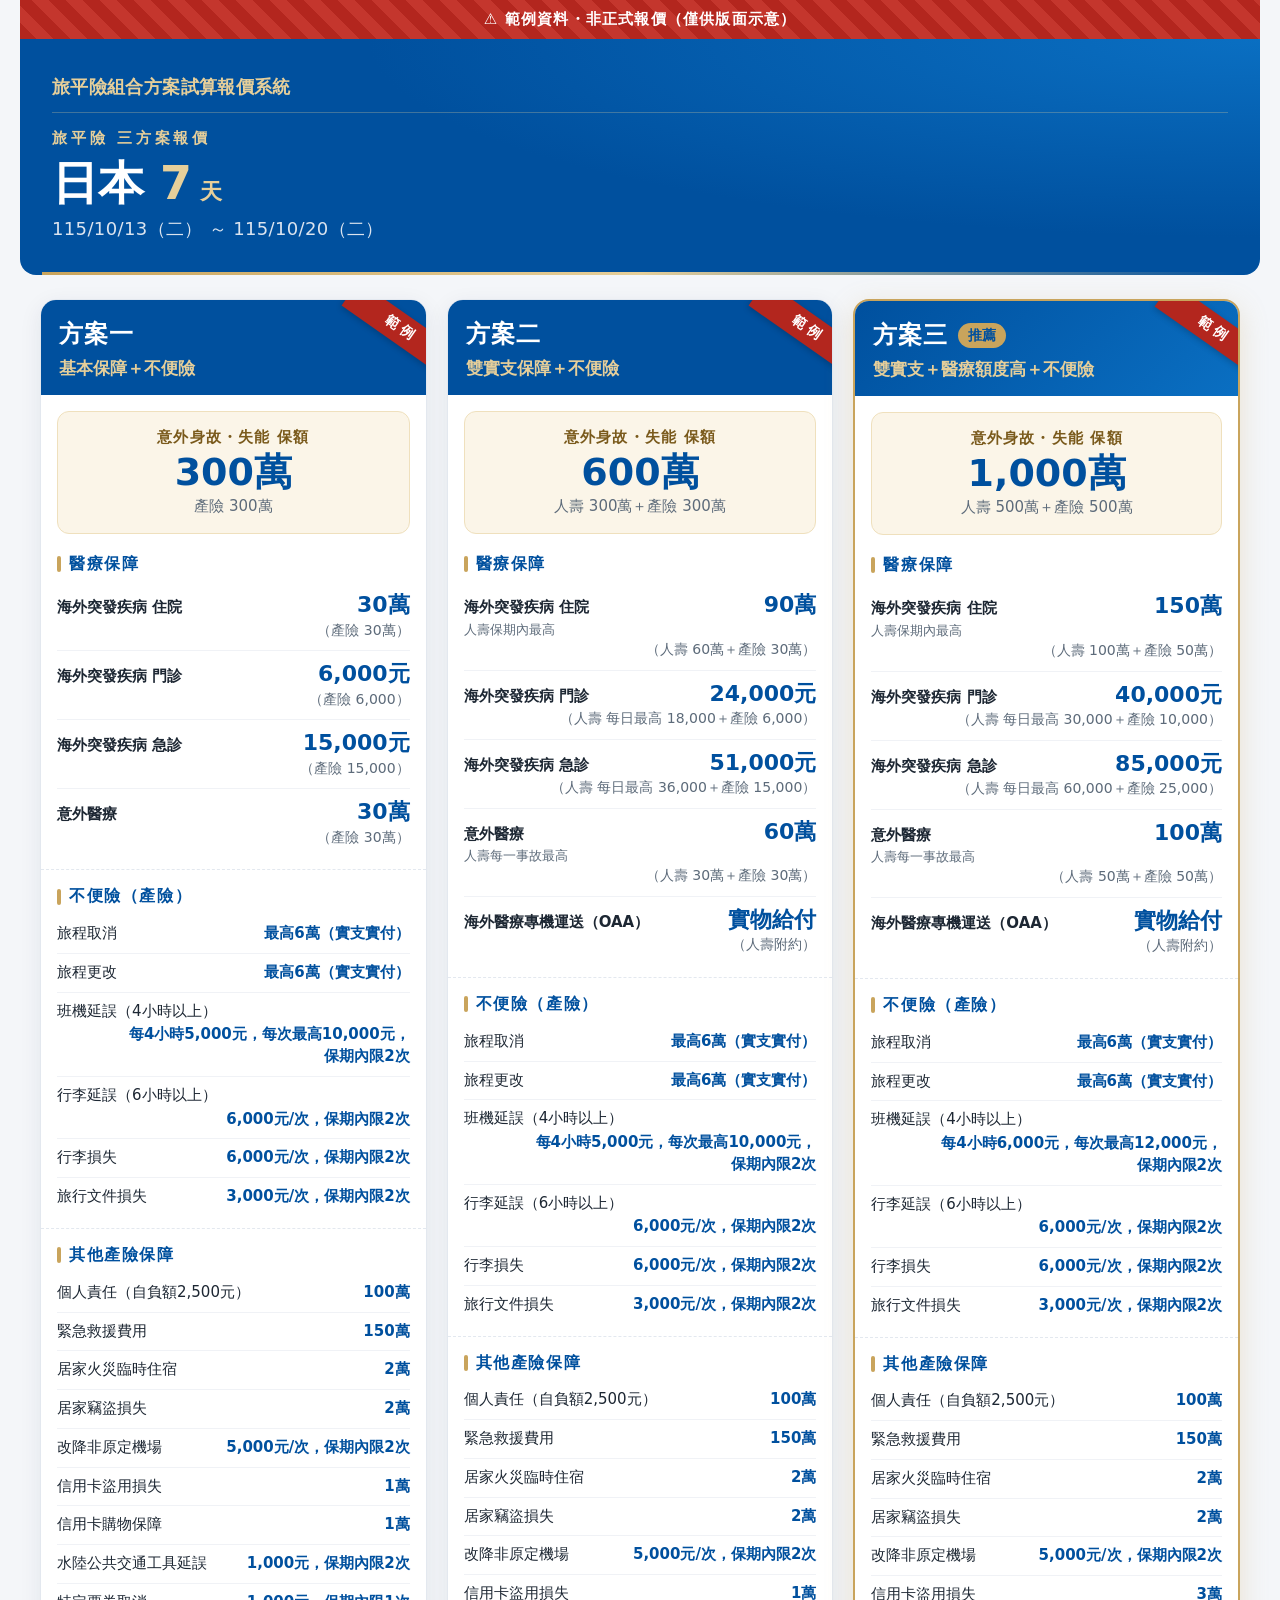
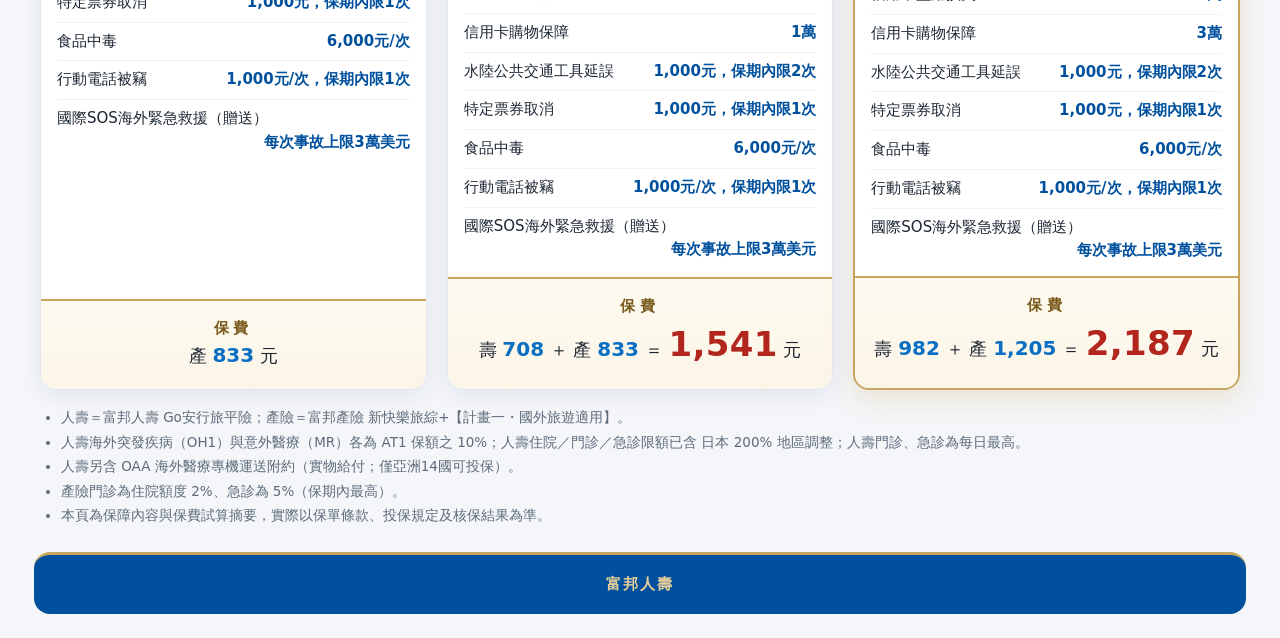
<file: index.html>
<!doctype html>
<html lang="zh-Hant-TW">
<head>
<meta charset="utf-8">
<meta name="viewport" content="width=device-width, initial-scale=1, viewport-fit=cover">
<meta name="robots" content="noindex, nofollow">
<meta name="tq-build" content="115/10/14 01:17">
<meta http-equiv="Cache-Control" content="no-cache, no-store, must-revalidate">
<meta http-equiv="Pragma" content="no-cache">
<meta http-equiv="Expires" content="0">
<meta name="format-detection" content="telephone=no">
<meta name="theme-color" content="#0f2a4a">
<link rel="icon" href="data:,">
<title>旅平險 三方案報價</title>
<link rel="stylesheet" href="css/style.css">
</head>
<body>
<div id="app" class="app" aria-live="polite">
  <div class="loading">報價載入中…</div>
</div>
<noscript><p class="noscript">請開啟 JavaScript 以檢視報價內容。</p></noscript>
<script src="js/vendor/pako.min.js"></script>
<script src="js/common.js"></script>
<script src="js/sample-data.js"></script>
<script src="js/xinkuaile-card.js"></script>
<script src="js/view.js"></script>
</body>
</html>
</file>
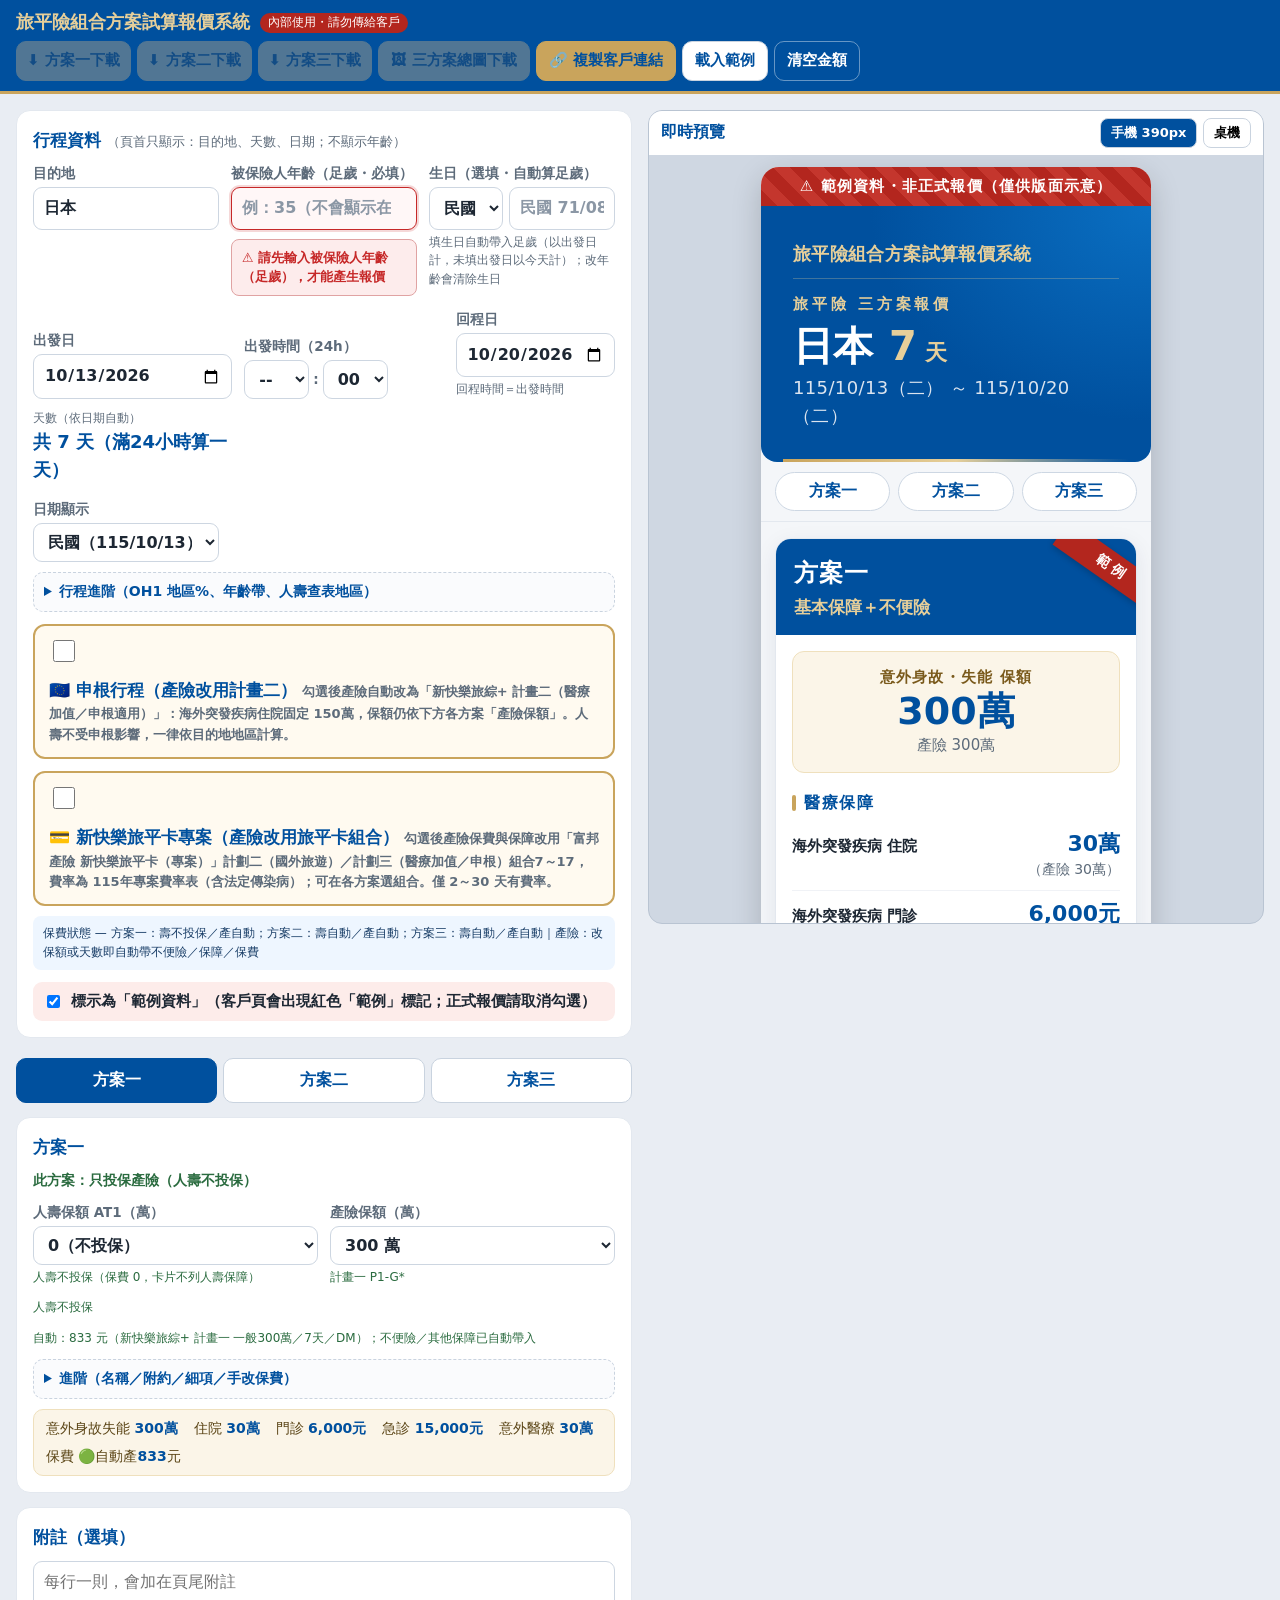
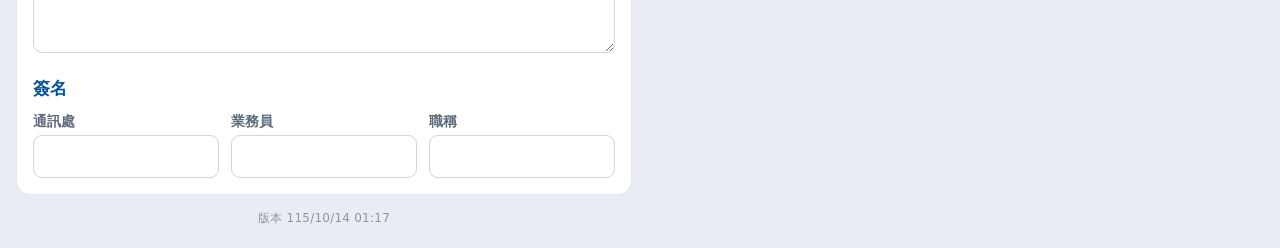
<file: editor.html>
<!doctype html>
<html lang="zh-Hant-TW">
<head>
<meta charset="utf-8">
<meta name="viewport" content="width=device-width, initial-scale=1">
<meta name="robots" content="noindex, nofollow">
<meta name="tq-build" content="115/10/14 01:17">
<meta http-equiv="Cache-Control" content="no-cache, no-store, must-revalidate">
<meta http-equiv="Pragma" content="no-cache">
<meta http-equiv="Expires" content="0">
<link rel="icon" href="data:,">
<title>旅平險組合方案試算報價系統</title>
<link rel="stylesheet" href="css/style.css">
<link rel="stylesheet" href="css/editor.css">
</head>
<body class="editor-body">
<header class="ed-top">
  <div class="ed-brand"><span class="ed-brand-text"><span class="ed-title"><b>旅平險組合方案試算報價系統</b><span class="ed-internal">內部使用・請勿傳給客戶</span></span></span></div>
  <div class="ed-actions">
    <button type="button" class="btn btn-gold btn-plan" id="btnPlanPng0">⬇ 方案一下載</button>
    <button type="button" class="btn btn-gold btn-plan" id="btnPlanPng1">⬇ 方案二下載</button>
    <button type="button" class="btn btn-gold btn-plan" id="btnPlanPng2">⬇ 方案三下載</button>
    <button type="button" class="btn btn-gold" id="btnSummaryPng">🖼 三方案總圖下載</button>
    <button type="button" class="btn btn-gold" id="btnCopyLink">🔗 複製客戶連結</button>
    <button type="button" class="btn" id="btnSample">載入範例</button>
    <button type="button" class="btn btn-ghost" id="btnClear">清空金額</button>
  </div>
</header>


<div class="ed-layout">
  <form class="ed-form" id="form" autocomplete="off" onsubmit="return false">
    <section class="ed-card">
      <h2>行程資料 <small>（頁首只顯示：目的地、天數、日期；不顯示年齡）</small></h2>
      <div class="grid g2">
        <label>目的地<input type="text" data-k="destination" placeholder="例：日本／法國（申根）" aria-describedby="destWarn"><span class="dest-warn" id="destWarn" role="alert" hidden></span></label>
        <label>被保險人年齡（足歲・必填）<input type="number" min="0" max="100" step="1" data-k="age" inputmode="numeric" placeholder="例：35（不會顯示在客戶頁）" aria-describedby="ageWarn ageHint"><span class="dest-warn" id="ageWarn" role="alert" hidden></span><span class="hint" id="ageHint"></span></label>
        <label>生日（選填・自動算足歲）<span class="bday-row" style="display:flex;gap:6px"><select data-k="birthdayCal" aria-label="生日紀年" style="flex:0 0 auto;width:auto"><option value="roc">民國</option><option value="ad">西元</option></select><input type="text" data-k="birthday" maxlength="12" inputmode="numeric" placeholder="民國 71/08/07 或 710807" autocomplete="off" aria-describedby="bdayHint" style="flex:1 1 auto;min-width:0"></span><span class="hint" id="bdayHint">填生日自動帶入足歲（以出發日計，未填出發日以今天計）；改年齡會清除生日</span></label>
        <div class="date-row">
          <label>出發日<input type="date" data-k="startDate"></label>
          <label class="time-pick">出發時間（24h）<span class="time-sel"><select data-k="startHour" aria-label="出發時"><option value="">--</option><option value="00">00</option><option value="01">01</option><option value="02">02</option><option value="03">03</option><option value="04">04</option><option value="05">05</option><option value="06">06</option><option value="07">07</option><option value="08">08</option><option value="09">09</option><option value="10">10</option><option value="11">11</option><option value="12">12</option><option value="13">13</option><option value="14">14</option><option value="15">15</option><option value="16">16</option><option value="17">17</option><option value="18">18</option><option value="19">19</option><option value="20">20</option><option value="21">21</option><option value="22">22</option><option value="23">23</option></select> : <select data-k="startMin" aria-label="出發分"><option value="00">00</option><option value="30">30</option></select></span></label>
          <label>回程日<input type="date" data-k="endDate"><span class="hint" id="endTimeHint">回程時間＝出發時間</span></label>
          <div class="days-auto" id="daysAuto" aria-live="polite"><span class="days-auto-lbl">天數（依日期自動）</span><span class="days-auto-val" id="daysAutoVal"></span></div>
          <span class="dest-warn" id="dateWarn" role="alert" hidden></span>
        </div>
        <label>日期顯示
          <select data-k="dateFormat"><option value="roc">民國（115/10/13）</option><option value="ad">西元（2026/10/13）</option></select>
        </label>
      </div>
      <details class="prop-advanced" style="margin-top:10px">
        <summary>行程進階（OH1 地區%、年齡帶、人壽查表地區）</summary>
        <div class="grid g2" style="margin-top:8px">
          <label>人壽 OH1 地區限額調整
            <select data-k="lifeRegionPct"></select>
            <span class="hint" id="regionHint"></span>
          </label>
          <label>人壽費率類型
            <select data-k="lifeRateType">
              <option value="agency">旅行社／快易保費率</option>
            </select>
          </label>
          <label>人壽旅遊地區（查表用）
            <select data-k="lifeRegion">
              <option value="asia14">國外亞洲14國（含港澳・可附 OAA）</option>
              <option value="other">國外（含上述或其他地區・無 OAA）</option>
            </select>
            <span class="hint">依目的地自動判斷（申根不影響人壽）</span>
          </label>
          <label>年齡區間（依上方年齡自動・客戶頁不顯示）
            <select data-k="ageBand" disabled>
              <option value="18-65">18足歲～65歲</option>
              <option value="15-17">15足歲～17歲</option>
              <option value="66-70">66～70歲</option>
              <option value="71-75">71～75歲</option>
              <option value="76-80">76～80歲</option>
              <option value="81-100">81～100歲</option>
              <option value="under15">未滿15足歲</option>
            </select>
          </label>
        </div>
      </details>
      <label class="schengen-toggle">
        <input type="checkbox" data-k="schengen">
        <span>
          <span class="st-title">🇪🇺 申根行程（產險改用計畫二）</span>
          <span class="st-desc">勾選後產險自動改為「新快樂旅綜+ 計畫二（醫療加值／申根適用）」：海外突發疾病住院固定 <b>150萬</b>，保額仍依下方各方案「產險保額」。人壽不受申根影響，一律依目的地地區計算。</span>
          <span class="hint auto" id="schengenAutoHint" hidden>已依目的地自動勾選申根</span>
        </span>
      </label>
      <label class="schengen-toggle card-toggle">
        <input type="checkbox" data-k="propertyProductCard">
        <span>
          <span class="st-title">💳 新快樂旅平卡專案（產險改用旅平卡組合）</span>
          <span class="st-desc">勾選後產險保費與保障改用「富邦產險 新快樂旅平卡（專案）」計劃二（國外旅遊）／計劃三（醫療加值／申根）組合7～17，費率為 115年專案費率表（含法定傳染病）；可在各方案選組合。僅 2～30 天有費率。</span>
          <span id="cardAddonBox" class="card-addons" hidden>
            <label class="check"><input type="checkbox" data-k="cardAddons.activity"> 加價購：特定活動（0～80歲）</label>
            <label class="check"><input type="checkbox" data-k="cardAddons.carRental"> 加價購：海外租車（18～75歲，限駕駛人本人）</label>
          </span>
        </span>
      </label>
      <p class="hint" id="autoPremiumBanner" style="margin:10px 0 0;padding:8px 10px;background:#eef6ff;border-radius:8px;color:#173c66"></p>
      <label class="check sample-check"><input type="checkbox" data-k="sample"> 標示為「範例資料」（客戶頁會出現紅色「範例」標記；正式報價請取消勾選）</label>
    </section>

    <div class="plan-tabs" id="planTabs"></div>
    <div id="planForms"></div>

    <section class="ed-card">
      <h2>附註（選填）</h2>
      <textarea data-k="extraNotesText" rows="3" placeholder="每行一則，會加在頁尾附註"></textarea>
      <h2 style="margin-top:14px">簽名</h2>
      <div class="grid g2">
        <label>通訊處<input type="text" data-k="agent.unit"></label>
        <label>業務員<input type="text" data-k="agent.name"></label>
        <label>職稱<input type="text" data-k="agent.title"></label>
      </div>
    </section>

    <section class="ed-card checks" id="checks" hidden aria-hidden="true"></section><!-- 送出前檢查：依需求不顯示（擋報價仍由下載鈕 alert 處理） -->
  <p class="build-ver" id="buildVersion">版本 115/10/14 01:17</p>
  </form>

  <aside class="ed-preview">
    <div class="pv-bar">
      <span>即時預覽</span>
      <div class="pv-toggle">
        <button type="button" class="on" data-w="390">手機 390px</button>
        <button type="button" data-w="full">桌機</button>
      </div>
    </div>
    <div class="pv-scroll"><div class="pv-frame" id="pvFrame"><div class="app" id="preview"></div></div></div>
  </aside>
</div>

<script src="js/vendor/pako.min.js"></script>
<script src="js/vendor/html2canvas.min.js"></script>
<script src="js/common.js"></script>
<script src="js/sample-data.js"></script>
<script src="js/presets.js"></script>
<script src="js/xinkuaile-card.js"></script>
<script src="js/life-rates.js"></script>
<script src="js/summary-export.js"></script>
<script src="js/editor.js"></script>
</body>
</html>
</file>
<file: css/style.css>
/* 旅平險 三方案報價 — 深藍＋金色、行動版優先 */
:root {
  --navy: #00509E;
  --navy-2: #0A6FC2;
  --navy-soft: #e9eef5;
  --gold: #c9a45c;
  --gold-2: #e6cf9a;
  --gold-soft: #fbf5e8;
  --ink: #1d2733;
  --muted: #5d6b7a;
  --line: #e3e8ef;
  --bg: #f4f6f9;
  --card: #ffffff;
  --danger: #b3261e;
  --radius: 16px;
  --font: "Noto Sans TC", "PingFang TC", "Heiti TC", "Microsoft JhengHei", "Noto Sans CJK TC", system-ui, sans-serif;
}
* { box-sizing: border-box; }
html { -webkit-text-size-adjust: 100%; text-size-adjust: 100%; }
body {
  margin: 0; background: var(--bg); color: var(--ink);
  font-family: var(--font); font-size: 17px; line-height: 1.55;
  -webkit-font-smoothing: antialiased;
}
.app { max-width: 1240px; margin: 0 auto; padding-bottom: env(safe-area-inset-bottom); }
.loading, .noscript { padding: 48px 20px; text-align: center; color: var(--muted); }

/* 範例標示 */
.sample-banner {
  position: sticky; top: 0; z-index: 20;
  background: repeating-linear-gradient(45deg, #b3261e, #b3261e 12px, #c4362d 12px, #c4362d 24px);
  color: #fff; text-align: center; font-weight: 700; letter-spacing: .08em;
  padding: 8px 12px; font-size: 15px;
}
.card-sample {
  position: absolute; top: 14px; right: -38px; transform: rotate(35deg);
  background: var(--danger); color: #fff; font-weight: 800; font-size: 14px; letter-spacing: .3em;
  padding: 4px 44px; z-index: 2; box-shadow: 0 2px 6px rgba(0,0,0,.2);
}

/* 頁首：只顯示 目的地／天數／日期 */
.hero {
  background: radial-gradient(120% 140% at 100% 0%, var(--navy-2) 0%, var(--navy) 60%);
  color: #fff; padding: 28px 22px 26px; position: relative; overflow: hidden;
}
.hero::after {
  content: ""; position: absolute; left: 22px; right: 22px; bottom: 0; height: 3px;
  background: linear-gradient(90deg, var(--gold), var(--gold-2), transparent);
}
.hero-kicker { color: var(--gold-2); font-size: 15px; letter-spacing: .25em; font-weight: 600; }
.hero-title { margin: 6px 0 4px; font-size: 40px; line-height: 1.2; font-weight: 800; display: flex; flex-wrap: wrap; gap: 4px 16px; align-items: baseline; }
.hero-title .days { color: var(--gold-2); }
.hero-title .days small { font-size: 22px; font-weight: 700; }
.hero-dates { font-size: 18px; color: #dbe4ef; letter-spacing: .02em; }

/* 方案導覽 */
.plan-nav {
  position: sticky; top: 0; z-index: 10; display: flex; gap: 8px; padding: 10px 14px;
  background: rgba(244,246,249,.94); backdrop-filter: blur(6px); -webkit-backdrop-filter: blur(6px);
  border-bottom: 1px solid var(--line); overflow-x: auto;
}
.sample-banner ~ .plan-nav { top: 39px; }
.plan-nav a {
  flex: 1 0 auto; text-align: center; text-decoration: none; color: var(--navy);
  background: #fff; border: 1px solid #cdd7e3; border-radius: 999px; padding: 6px 14px; font-weight: 700; font-size: 16px;
}
.plan-nav a:active { background: var(--navy); color: #fff; }

/* 方案卡片 */
.plans { display: grid; grid-template-columns: 1fr; gap: 18px; padding: 16px 14px 8px; }
.plan-card {
  position: relative; overflow: hidden; background: var(--card); border-radius: var(--radius);
  border: 1px solid var(--line); box-shadow: 0 6px 22px rgba(15,42,74,.08);
  display: flex; flex-direction: column; scroll-margin-top: 64px;
}
.plan-card.is-reco { border: 2px solid var(--gold); box-shadow: 0 8px 28px rgba(201,164,92,.25); }
.plan-head { background: var(--navy); color: #fff; padding: 16px 18px 14px; }
.plan-card.is-reco .plan-head { background: linear-gradient(135deg, var(--navy) 0%, var(--navy-2) 100%); }
.plan-title { display: flex; align-items: center; gap: 10px; }
.plan-no { font-size: 24px; font-weight: 800; letter-spacing: .04em; }
.reco-badge { background: var(--gold); color: var(--navy); font-size: 14px; font-weight: 800; padding: 2px 10px; border-radius: 999px; }
.plan-tagline { margin-top: 2px; color: var(--gold-2); font-size: 17px; font-weight: 600; }

.death-box { margin: 16px 16px 4px; padding: 14px 16px; border-radius: 12px; background: var(--gold-soft); border: 1px solid #efe0bd; text-align: center; }
.death-label { color: #7a5a1c; font-size: 15px; font-weight: 700; letter-spacing: .08em; }
.death-val { font-size: 38px; font-weight: 800; color: var(--navy); line-height: 1.2; }
.death-br { color: var(--muted); font-size: 15px; }

.sec-title {
  margin: 0 0 6px; font-size: 16px; font-weight: 800; color: var(--navy); letter-spacing: .1em;
  display: flex; align-items: center; gap: 8px;
}
.sec-title::before { content: ""; width: 4px; height: 16px; border-radius: 2px; background: var(--gold); }
.cov, .inconv, .others { padding: 14px 16px 6px; }
.inconv, .others { border-top: 1px dashed var(--line); margin-top: 6px; }

.cov-row { display: grid; grid-template-columns: 1fr auto; align-items: baseline; column-gap: 10px; padding: 9px 0; border-bottom: 1px solid #f0f2f6; }
.cov-row:last-of-type { border-bottom: 0; }
.cov-label { font-size: 16px; color: var(--ink); font-weight: 600; }
.cov-sub { display: block; font-size: 12.5px; color: var(--muted); font-weight: 400; }
.cov-val { text-align: right; white-space: nowrap; }
.cov-val strong { font-size: 22px; color: var(--navy); line-height: 1.25; }
.cov-br { grid-column: 1 / -1; text-align: right; font-size: 14px; color: var(--muted); }
.oaa-chip { margin: 8px 0 4px; padding: 8px 12px; border-radius: 10px; background: var(--navy-soft); color: var(--navy); font-size: 14.5px; font-weight: 600; }

.items { list-style: none; margin: 0; padding: 0; }
.items li { display: flex; flex-wrap: wrap; justify-content: space-between; align-items: baseline; column-gap: 12px; row-gap: 2px; padding: 8px 0; border-bottom: 1px solid #f0f2f6; line-height: 1.45; }
.items li:last-child { border-bottom: 0; }
/* 名稱只在括號前可換行、金額只在「，」後換行；兩者放不下同一行時金額整段移到下一行靠右 */
.it-name { font-size: 16px; color: var(--ink); flex: 0 1 auto; }
.it-amt { font-size: 16px; font-weight: 700; color: var(--navy); text-align: right; flex: 1 0 auto; max-width: 100%; margin-left: auto; }
.nw { white-space: nowrap; }
.empty { color: var(--muted); font-size: 15px; margin: 4px 0; }

.premium {
  margin-top: auto; padding: 16px 18px 18px; background: linear-gradient(180deg, #fffaf0, var(--gold-soft));
  border-top: 2px solid var(--gold); text-align: center;
}
.prem-label { font-size: 15px; color: #7a5a1c; font-weight: 800; letter-spacing: .3em; }
.prem-formula { font-size: 18px; color: var(--ink); }
.prem-formula b { font-size: 20px; color: var(--navy-2); }
.prem-total { font-size: 34px; font-weight: 800; color: var(--danger); letter-spacing: .01em; }

.notes-wrap { padding: 4px 18px 8px; }
.notes { margin: 0; padding-left: 1.1em; color: var(--muted); font-size: 13.5px; line-height: 1.6; }
.notes li { margin: 3px 0; }

.site-footer {
  margin: 14px 14px 24px; padding: 18px 16px; border-radius: var(--radius); text-align: center;
  background: var(--navy); color: #fff; border-top: 3px solid var(--gold);
}
.sig-unit { color: var(--gold-2); font-size: 15px; letter-spacing: .15em; font-weight: 600; }
.sig-people { margin-top: 4px; font-size: 19px; display: flex; flex-wrap: wrap; justify-content: center; gap: 2px 8px; }
.sig-people b { font-size: 21px; letter-spacing: .08em; }
.sig-people .sep { color: var(--gold); }

.error-box { margin: 40px 16px; padding: 24px; background: #fff; border-radius: var(--radius); border: 1px solid #f1c9c6; text-align: center; }
.error-box h2 { color: var(--danger); margin-top: 0; }

/* 平板／桌機：三欄並排 */
@media (min-width: 760px) {
  .hero { padding: 36px 32px 32px; border-radius: 0 0 var(--radius) var(--radius); }
  .hero-title { font-size: 46px; }
  .plan-nav { display: none; }
  .plans { grid-template-columns: repeat(auto-fit, minmax(300px, 1fr)); gap: 20px; padding: 24px 20px 10px; }
  .notes-wrap { padding: 4px 26px 8px; }
}
@media (min-width: 1100px) {
  .plans { grid-template-columns: repeat(3, 1fr); }
  .it-name, .it-amt { font-size: 15px; }
  .cov-label { font-size: 15px; }
}
@media print {
  body { background: #fff; }
  .plan-nav, .sample-banner { position: static; }
  .plan-card { break-inside: avoid; box-shadow: none; }
}

.hero-schengen {
  display: inline-block; margin-left: 6px; padding: 2px 10px; border-radius: 999px;
  background: #c9a45c; color: #0f2a4a; font-size: 13px; font-weight: 800; letter-spacing: .04em;
  vertical-align: middle;
}

/* 未滿15足歲：主框顯示兒童主約 MRC */
.death-box.child .death-val { font-size: 30px; }

/* 品牌列（客戶頁頁首）：大心 logo＋標語＋系統名稱 */
.brand-bar { display: flex; align-items: center; gap: 12px; margin-bottom: 14px; padding-bottom: 12px; border-bottom: 1px solid rgba(230, 207, 154, .28); }
.brand-logo { position: absolute; top: 24px; right: 24px; width: 160px; height: 160px; object-fit: contain; z-index: 1; }
.brand-text { display: flex; flex-direction: column; line-height: 1.35; min-width: 0; }
.brand-slogan { font-size: 13px; font-weight: 700; letter-spacing: .08em; color: #fff; opacity: .92; }
.brand-title { font-size: 18px; font-weight: 800; color: var(--gold-2); letter-spacing: .02em; }
</file>
<file: css/editor.css>
/* 編輯器（內部使用） */
.editor-body { background: #e9edf3; font-size: 16px; }
.ed-top {
  position: sticky; top: 0; z-index: 50; background: var(--navy); color: #fff;
  display: flex; flex-wrap: wrap; align-items: center; justify-content: space-between; gap: 8px 16px; padding: 10px 16px;
  border-bottom: 3px solid var(--gold);
}
.ed-brand { font-size: 18px; }
.ed-brand b { color: var(--gold-2); }
.ed-internal { margin-left: 10px; font-size: 12px; background: #b3261e; padding: 2px 8px; border-radius: 999px; vertical-align: middle; }
.ed-actions { display: flex; flex-wrap: wrap; gap: 6px; }
.btn {
  appearance: none; border: 1px solid #c9d3df; background: #fff; color: var(--navy); font: inherit; font-size: 15px; font-weight: 700;
  padding: 7px 12px; border-radius: 10px; cursor: pointer; text-decoration: none; display: inline-flex; align-items: center; gap: 4px;
}
.btn:hover { filter: brightness(.96); }
.btn-gold { background: var(--gold); border-color: var(--gold); color: var(--navy); }
.btn-ghost { background: transparent; color: #fff; border-color: rgba(255,255,255,.4); }
.btn-sm { font-size: 13px; padding: 4px 8px; border-radius: 8px; }
.btn-danger { color: var(--danger); }


.ed-layout { display: grid; grid-template-columns: 1fr; gap: 16px; padding: 16px; max-width: 1600px; margin: 0 auto; }
@media (min-width: 1100px) {
  .ed-layout { grid-template-columns: minmax(520px, 1fr) minmax(430px, 1fr); align-items: start; }
  .ed-preview { position: sticky; top: 70px; height: calc(100vh - 86px); }
  .pv-scroll { height: calc(100% - 44px); }
}
.ed-card { background: #fff; border-radius: 14px; padding: 16px; margin-bottom: 14px; border: 1px solid var(--line); }
.ed-card h2 { margin: 0 0 10px; font-size: 17px; color: var(--navy); }
.ed-card h2 small { font-weight: 400; color: var(--muted); font-size: 13px; }
.ed-card h3 { margin: 16px 0 8px; font-size: 15px; color: var(--navy); border-left: 4px solid var(--gold); padding-left: 8px; }
.grid { display: grid; gap: 10px 12px; }
.g2 { grid-template-columns: repeat(auto-fit, minmax(180px, 1fr)); }
.g3 { grid-template-columns: repeat(auto-fit, minmax(150px, 1fr)); }
label { display: flex; flex-direction: column; gap: 3px; font-size: 13.5px; color: var(--muted); font-weight: 600; }
label.check { flex-direction: row; align-items: center; gap: 8px; color: var(--ink); font-size: 15px; }
input[type=text], input[type=number], input[type=date], select, textarea {
  font: inherit; font-size: 16px; color: var(--ink); padding: 8px 10px; border: 1px solid #cdd6e1; border-radius: 9px; background: #fff; width: 100%;
}
input:focus, select:focus, textarea:focus { outline: 2px solid var(--gold); border-color: var(--gold); }
input::placeholder { color: #8b97a5; }
.hint { font-size: 12px; color: var(--muted); font-weight: 400; }
.hint.auto { color: #2a6b3f; }
.sample-check { margin-top: 12px; background: #fdecea; padding: 8px 10px; border-radius: 9px; }

.plan-tabs { display: flex; gap: 6px; margin-bottom: 8px; position: sticky; top: 58px; z-index: 5; background: #e9edf3; padding: 6px 0; }
.plan-tabs button { flex: 1; font: inherit; font-weight: 800; padding: 9px; border-radius: 10px; border: 1px solid #c9d3df; background: #fff; color: var(--navy); cursor: pointer; }
.plan-tabs button.on { background: var(--navy); color: #fff; border-color: var(--navy); }
.plan-form[hidden] { display: none; }
.sumbar { display: flex; flex-wrap: wrap; gap: 6px 16px; background: var(--gold-soft); border: 1px solid #efe0bd; border-radius: 10px; padding: 8px 12px; font-size: 14px; color: #5a4415; margin-top: 10px; }
.sumbar b { color: var(--navy); }
.sub-box { border: 1px solid var(--line); border-radius: 12px; padding: 12px; margin-top: 10px; }
.sub-box.off { opacity: .55; }
.preset-row { display: flex; gap: 8px; align-items: end; flex-wrap: wrap; margin-bottom: 8px; }
.preset-row label { flex: 1 1 260px; }

.list-ed { display: flex; flex-direction: column; gap: 6px; }
.list-row { display: grid; grid-template-columns: 1fr 1.3fr auto; gap: 6px; align-items: center; }
.list-row .row-btns { display: flex; gap: 3px; }
.list-row input { font-size: 15px; padding: 6px 8px; }
@media (max-width: 560px) {
  .list-row { grid-template-columns: 1fr; padding-bottom: 8px; border-bottom: 1px dashed var(--line); }
}

.checks h2 { margin-bottom: 6px; }
.checks ul { margin: 0; padding-left: 1.2em; font-size: 14px; }
.checks li.warn { color: #9a5b00; }
.checks li.err { color: var(--danger); font-weight: 700; }
.checks li.ok { color: #2a6b3f; }

.ed-preview { background: #cfd7e2; border-radius: 14px; overflow: hidden; border: 1px solid #b9c4d2; }
.pv-bar { display: flex; justify-content: space-between; align-items: center; padding: 8px 12px; background: #fff; font-weight: 700; color: var(--navy); height: 44px; }
.pv-toggle button { font: inherit; font-size: 13px; padding: 4px 10px; border: 1px solid #c9d3df; background: #fff; border-radius: 8px; cursor: pointer; }
.pv-toggle button.on { background: var(--navy); color: #fff; }
.pv-scroll { overflow: auto; padding: 12px; }
.pv-frame { margin: 0 auto; background: var(--bg); border-radius: 18px; overflow: hidden; box-shadow: 0 10px 30px rgba(0,0,0,.18); width: 390px; max-width: 100%; }
.pv-frame.full { width: 100%; }
/* 預覽框內：固定使用手機排版（不依視窗寬度切換） */
.pv-frame:not(.full) .plans { grid-template-columns: 1fr !important; padding: 16px 14px 8px; }
.pv-frame:not(.full) .plan-nav { display: flex !important; }
.pv-frame:not(.full) .hero-title { font-size: 40px; }
.pv-frame .sample-banner, .pv-frame .plan-nav { position: static; }
.toast { position: fixed; left: 50%; bottom: 24px; transform: translateX(-50%); background: var(--navy); color: #fff; padding: 10px 18px; border-radius: 999px; z-index: 100; font-weight: 700; box-shadow: 0 6px 20px rgba(0,0,0,.25); }
.pv-frame.full .plans { grid-template-columns: repeat(auto-fit, minmax(280px, 1fr)) !important; }

/* 產險進階摺疊 */
.prop-advanced { border: 1px dashed #c9d3df; border-radius: 10px; padding: 8px 10px; background: #fafbfd; }
.prop-advanced summary { cursor: pointer; font-weight: 700; color: var(--navy); font-size: 14px; }

/* 三方案總表匯出（離屏渲染） */
#summaryExportHost {
  position: fixed; left: -10000px; top: 0; width: 780px; pointer-events: none; z-index: -1;
}
.sum-root {
  width: 780px; background: #f4f6f9; font-family: "Noto Sans TC", "PingFang TC", "Heiti TC", "Microsoft JhengHei", sans-serif;
  color: #1d2733; box-sizing: border-box;
}
.sum-sample {
  background: repeating-linear-gradient(45deg, #b3261e, #b3261e 10px, #c4362d 10px, #c4362d 20px);
  background-color: #b3261e;
  color: #fff; text-align: center; font-weight: 800; padding: 8px; font-size: 14px; letter-spacing: .06em;
}
.sum-hero {
  background: radial-gradient(120% 140% at 100% 0%, #0A6FC2 0%, #00509E 60%);
  color: #fff; padding: 22px 24px 18px; position: relative;
}
.sum-hero::after {
  content: ""; position: absolute; left: 24px; right: 24px; bottom: 0; height: 3px;
  background: linear-gradient(90deg, #c9a45c, #e6cf9a, transparent);
}
.sum-kicker { color: #e6cf9a; font-size: 13px; letter-spacing: .2em; font-weight: 700; }
.sum-title { font-size: 34px; font-weight: 800; margin: 4px 0; display: flex; gap: 12px; align-items: baseline; flex-wrap: wrap; }
.sum-title .days { color: #e6cf9a; }
.sum-title .days small { font-size: 18px; }
.sum-dates { font-size: 16px; color: #dbe4ef; }
.sum-plans { display: grid; grid-template-columns: 1fr 1fr 1fr; grid-template-rows: repeat(6, auto); column-gap: 12px; row-gap: 0; padding: 14px 14px 8px; }
/* 三欄共用列高（標題／副標／身故／醫療／不便險／保費）→ 各區塊與保費列水平對齊 */
.sum-card {
  background: #fff; border-radius: 14px; border: 1px solid #e3e8ef; overflow: hidden;
  display: grid; grid-row: span 6; grid-template-rows: subgrid; row-gap: 0; align-content: start;
}
.sum-single .sum-plans { grid-template-rows: none; }
.sum-single .sum-card { display: flex; flex-direction: column; grid-row: auto; }
.sum-root:not(.sum-single) .sum-card > .sum-prem { align-self: end; }
.sum-root .nw { white-space: nowrap; }
.sum-card.reco { border: 2px solid #c9a45c; }
.sum-card-h {
  background: #00509E; color: #fff; padding: 10px 12px; display: flex; align-items: center; gap: 8px;
}
.sum-name { font-size: 18px; font-weight: 800; }
.sum-badge { background: #c9a45c; color: #00509E; font-size: 12px; font-weight: 800; padding: 1px 8px; border-radius: 999px; }
.sum-tag { padding: 6px 12px 0; color: #7a5a1c; font-weight: 700; font-size: 13px; }
.sum-death {
  margin: 8px 10px; padding: 8px; text-align: center; background: #fbf5e8; border: 1px solid #efe0bd; border-radius: 10px;
}
.sum-death .lab { font-size: 12px; color: #7a5a1c; font-weight: 700; letter-spacing: .06em; }
.sum-death .val { font-size: 26px; font-weight: 800; color: #00509E; line-height: 1.2; }
.sum-death .br { font-size: 12px; color: #5d6b7a; }
.sum-cov, .sum-items { list-style: none; margin: 0; padding: 4px 12px 8px; }
.sum-cov li, .sum-items li {
  display: flex; flex-wrap: wrap; justify-content: space-between; align-items: baseline; column-gap: 6px; row-gap: 1px; padding: 4px 0;
  border-bottom: 1px solid #f0f2f6; font-size: 12px; line-height: 1.4;
}
.sum-cov li:last-child, .sum-items li:last-child { border-bottom: 0; }
.sum-cov li b { color: #00509E; font-size: 14px; white-space: nowrap; }
.sum-cov li { flex-wrap: nowrap; }
.sum-cov .sum-amtcol { min-width: 0; }
.sum-lab { flex: 0 0 auto; white-space: nowrap; }
.sum-amtcol { display: flex; flex-direction: column; align-items: flex-end; text-align: right; margin-left: auto; flex: 1 1 auto; }
.sum-amtcol .sum-br { font-size: 10.5px; color: #5d6b7a; font-weight: 500; line-height: 1.3; margin-top: 1px; }
/* 不便險列：名稱一段（只在括號前可換行）；金額靠右，只在「，」後換行；放不下就整段換到下一行靠右 */
.sum-iname { flex: 0 1 auto; color: #1d2733; }
.sum-iamt { flex: 1 0 auto; max-width: 100%; margin-left: auto; color: #00509E; font-weight: 700; text-align: right; }
.sum-blk { padding-bottom: 4px; }
.sum-sec {
  margin: 2px 12px 0; font-size: 12px; font-weight: 800; color: #00509E; letter-spacing: .08em;
  display: flex; align-items: center; gap: 6px;
}
.sum-sec::before { content: ""; width: 3px; height: 12px; background: #c9a45c; border-radius: 2px; }
.sum-prem {
  margin-top: auto; padding: 10px 12px; background: linear-gradient(180deg, #fffaf0, #fbf5e8);
  border-top: 2px solid #c9a45c; text-align: center; font-size: 13px; color: #1d2733;
}
.sum-prem b { font-size: 22px; color: #b3261e; }
.sum-foot {
  margin: 8px 14px 16px; padding: 14px; border-radius: 14px; text-align: center;
  background: #00509E; color: #fff; border-top: 3px solid #c9a45c;
}
.sum-foot .u { color: #e6cf9a; font-size: 13px; letter-spacing: .12em; font-weight: 600; }
.sum-foot .p { margin-top: 4px; font-size: 16px; }
.sum-foot .p b { font-size: 18px; letter-spacing: .06em; }
.sum-foot .note { margin-top: 6px; font-size: 11px; color: #9ab; }

.schengen-toggle {
  display: flex; align-items: flex-start; gap: 12px; margin-top: 12px; padding: 12px 14px;
  border: 2px solid #c9a45c; border-radius: 12px; background: #fffaf0; cursor: pointer;
}
.schengen-toggle input { width: 22px; height: 22px; margin-top: 2px; accent-color: #00509E; flex: 0 0 auto; }
.schengen-toggle .st-title { font-size: 17px; font-weight: 800; color: #00509E; }
.schengen-toggle .st-desc { font-size: 13px; color: #5d6b7a; margin-top: 2px; line-height: 1.45; }
.simple-amt { font-size: 18px !important; font-weight: 700; padding: 12px 14px !important; }
.plan-simple-hint { margin: 0 0 10px; color: #2a6b3f; font-size: 14px; font-weight: 600; }

.schengen-toggle #schengenAutoHint {
  display: block;
  margin-top: 6px;
  color: #0b6e4f;
  font-weight: 600;
}
.schengen-toggle #schengenAutoHint[hidden] { display: none; }

.build-ver {
  margin: 12px 4px 4px;
  font-size: 12px;
  color: #8a97a5;
  text-align: center;
  letter-spacing: 0.02em;
}

/* 國內地點警告（台灣／金門／馬祖／澎湖…不適用海外旅平險） */
.dest-warn { display: block; margin-top: 6px; padding: 8px 10px; border-radius: 8px; background: #fdecec; border: 1px solid #e0a3a3; color: #c62828; font-size: 13px; font-weight: 700; line-height: 1.5; }
.dest-warn[hidden] { display: none; }
input.is-domestic { border-color: #c62828 !important; box-shadow: 0 0 0 2px rgba(198, 40, 40, .18); background: #fff7f7; }
.btn.is-blocked { opacity: .45; cursor: not-allowed; filter: grayscale(.6); }

/* 年齡提示／超限選項 */
.dest-warn.soft { background: #fff4e5; border-color: #f0c27a; color: #9a5b00; }
.age-note { display: block; margin-top: 6px; padding: 6px 10px; border-radius: 8px; background: #eef6ff; color: #0A6FC2; font-size: 12.5px; }

/* 天數：依日期自動（唯讀文字，無輸入框） */
.date-row { grid-column: 1 / -1; display: grid; grid-template-columns: 1fr 1fr minmax(120px, .8fr); gap: 10px 12px; align-items: end; }
.date-row .dest-warn { grid-column: 1 / -1; margin-top: 0; }
.days-auto { display: flex; flex-direction: column; justify-content: flex-end; min-height: 42px; padding-bottom: 6px; }
.days-auto-lbl { font-size: 12px; color: var(--muted); }
.days-auto-val { display: block; font-weight: 800; color: var(--navy); font-size: 18px; }
.days-auto-val:empty::before { content: '—'; color: #9aa7b6; font-weight: 400; }
@media (max-width: 560px) { .date-row { grid-template-columns: 1fr 1fr; } .days-auto { grid-column: 1 / -1; min-height: 0; } }

/* 頁首兩行：標語＋系統名稱 */
.ed-brand { display: flex; flex-direction: row; align-items: center; gap: 10px; line-height: 1.3; }
.ed-logo { display: block; width: 44px; height: auto; object-fit: contain; flex: none; }
.ed-brand-text { display: flex; flex-direction: column; }
.ed-slogan { display: block; font-size: 13px; font-weight: 700; letter-spacing: .08em; color: #fff; opacity: .92; }
.ed-title { display: block; }
.ed-internal { white-space: nowrap; display: inline-block; }
.ed-brand-text { min-width: 0; }
@media (max-width: 560px) {
  .ed-brand { font-size: 16px; }
  .ed-title b { display: block; }
  .ed-title .ed-internal { margin: 3px 0 0; }
}

/* 總表圖品牌列（同編輯器頁首，不含內部使用標記） */
.sum-brand-bar { display: flex; align-items: center; gap: 12px; margin-bottom: 12px; padding-bottom: 10px; border-bottom: 1px solid rgba(230, 207, 154, .3); }
.sum-hero { position: relative; }
.sum-brand-logo { position: absolute; top: 24px; right: 24px; width: 160px; height: 160px; object-fit: contain; z-index: 1; }
.sum-brand-text { display: flex; flex-direction: column; line-height: 1.35; }
.sum-brand-slogan { font-size: 13px; font-weight: 700; letter-spacing: .08em; color: #fff; }
.sum-brand-title { font-size: 19px; font-weight: 800; color: #e6cf9a; letter-spacing: .02em; }

/* 業務員姓名（使用紀錄） */
.ed-user { padding: 12px 16px; border-left: 4px solid var(--gold); }
.ed-user label { font-weight: 700; color: var(--navy); }
.ed-user-row { display: grid; grid-template-columns: auto 1fr 1fr; gap: 10px 14px; align-items: end; }
.ed-user-row .dest-warn { grid-column: 1 / -1; margin-top: 0; }
.ed-user-row input { max-width: none; width: 100%; }
.ed-unit { display: flex; flex-direction: column; gap: 4px; }
.ed-unit-lbl { font-size: 13px; color: var(--muted); }
.ed-unit-val { display: inline-block; padding: 9px 12px; border-radius: 8px; background: #f1f4f8; border: 1px dashed var(--line); color: var(--navy); font-weight: 700; white-space: nowrap; }
@media (max-width: 560px) { .ed-user-row { grid-template-columns: 1fr 1fr; } .ed-unit { grid-column: 1 / -1; flex-direction: row; align-items: center; } }
.time-sel { display: flex; align-items: center; gap: 4px; }
.time-sel select { width: auto; min-width: 64px; }
#checks, .checks { display: none !important; }
/* 單一方案報價圖 */
.sum-root.sum-single { width: 520px; }
.sum-single .sum-plans { grid-template-columns: 1fr; }
.sum-notes { padding: 4px 18px 10px; font-size: 12px; color: #4a5866; }
.sum-notes ul { margin: 0; padding-left: 1.2em; }
.sum-notes li { margin: 2px 0; line-height: 1.5; }
.ed-actions .btn-plan { padding-left: 10px; padding-right: 10px; }

.oaa-toggle { margin-top: 10px; }
.oaa-toggle.is-disabled { opacity: .55; cursor: not-allowed; }
.oaa-toggle.is-disabled input { cursor: not-allowed; }
.oaa-toggle.is-disabled .st-title { color: #5d6b7a; }
.oaa-toggle.is-disabled .st-desc { color: #8a5a00; font-weight: 600; }
</file>
